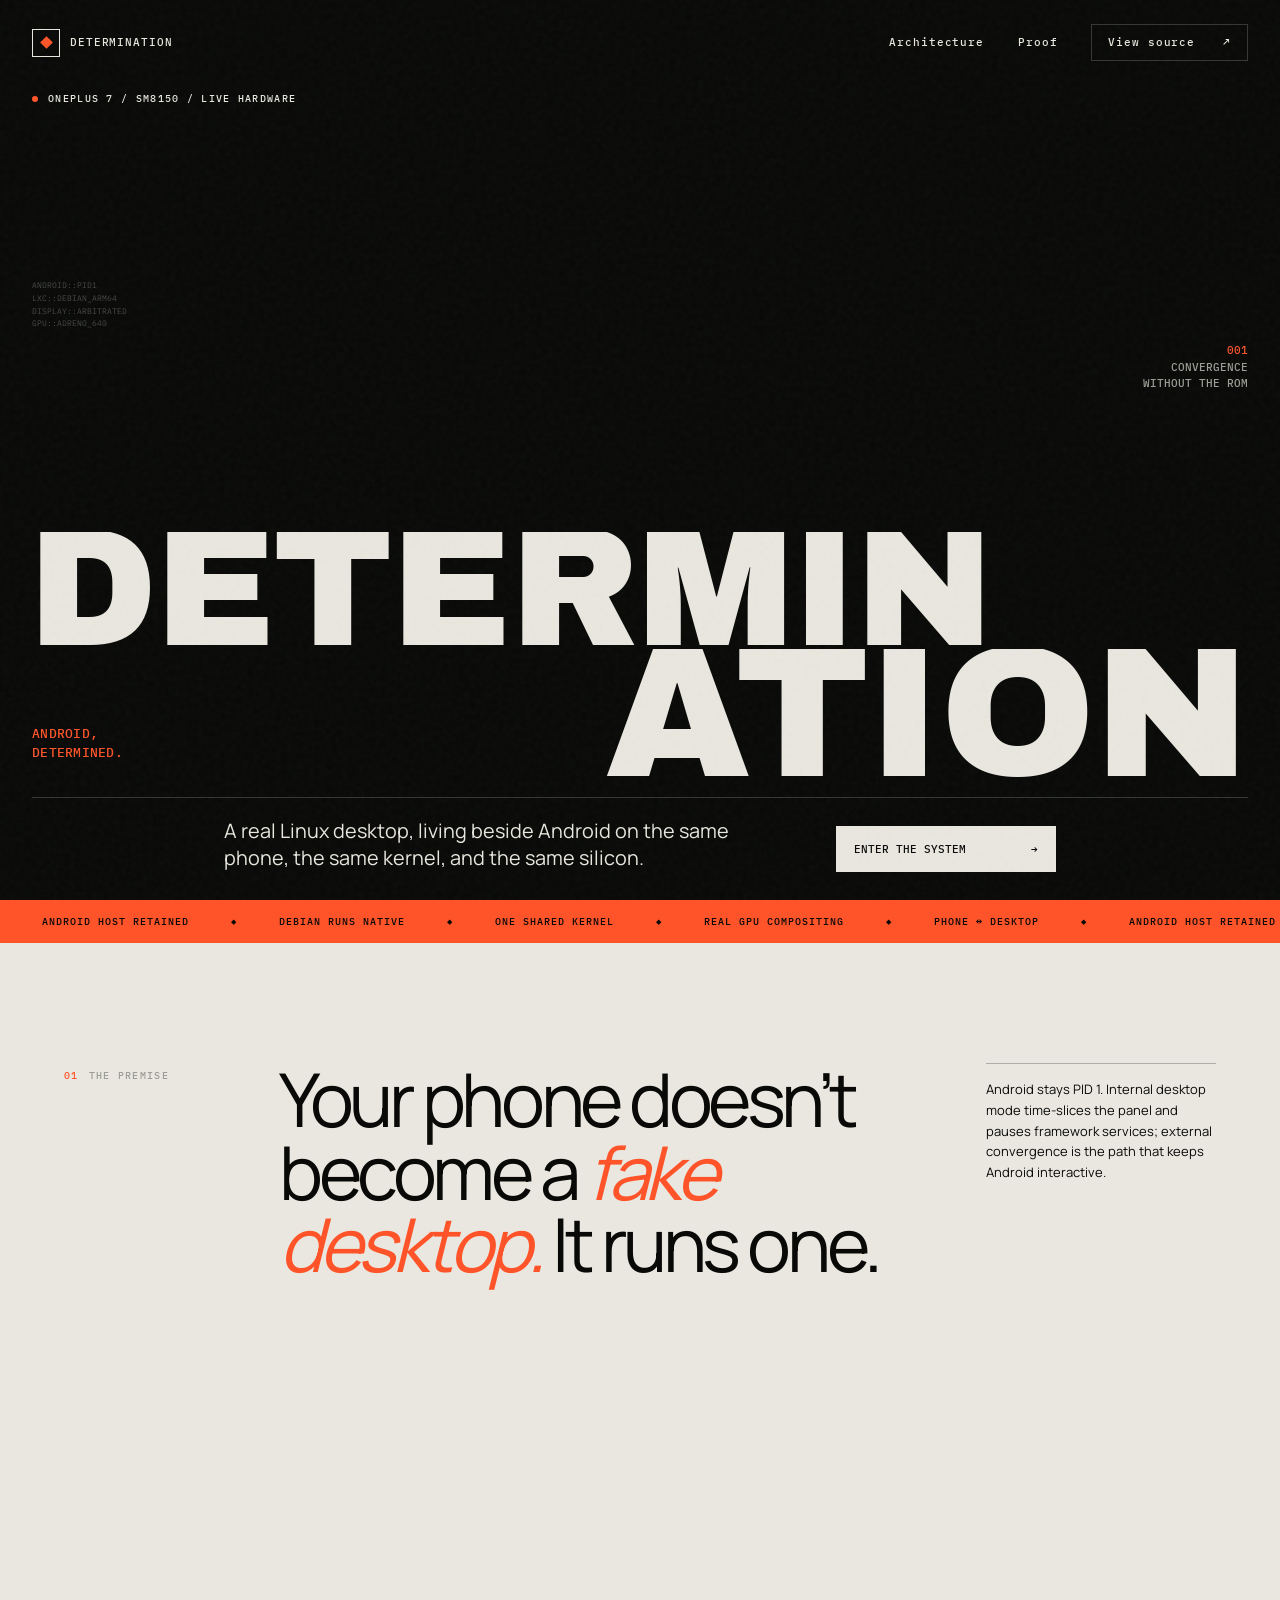
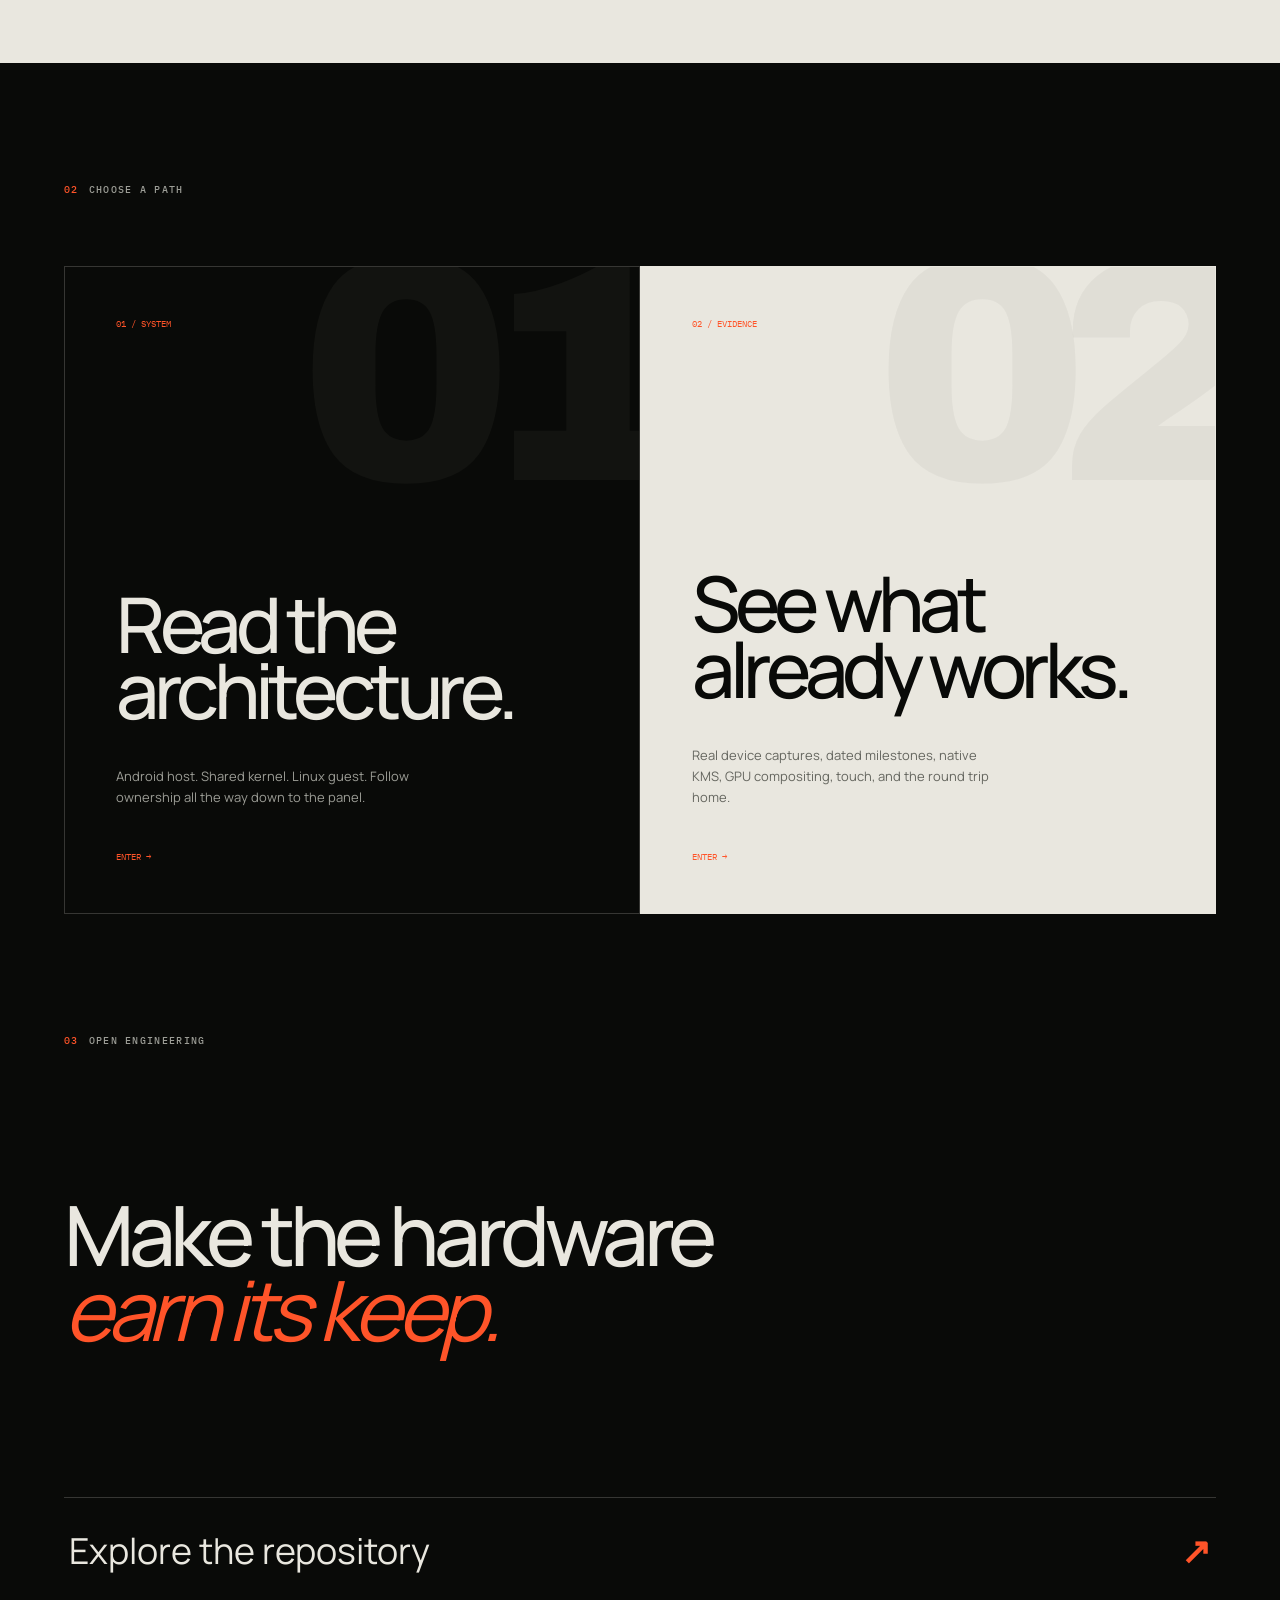
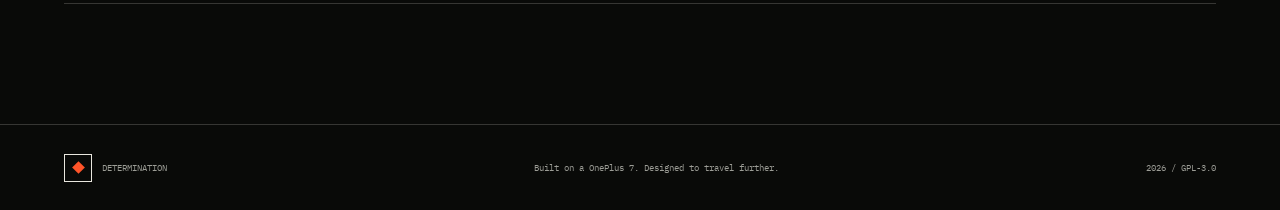
<file: website/index.html>
<!doctype html>
<html lang="en">
<head>
  <meta charset="utf-8">
  <meta name="viewport" content="width=device-width,initial-scale=1">
  <meta name="description" content="Determination turns a OnePlus 7 into a real Linux convergence device without replacing Android.">
  <title>Determination : Android, determined.</title>
  <link rel="preconnect" href="https://fonts.googleapis.com">
  <link rel="preconnect" href="https://fonts.gstatic.com" crossorigin>
  <link href="https://fonts.googleapis.com/css2?family=Archivo+Black&family=IBM+Plex+Mono:wght@400;500&family=Manrope:wght@400;500;600&display=swap" rel="stylesheet">
  <link rel="stylesheet" href="styles.css">
</head>
<body>
  <div class="boot" aria-hidden="true">
    <div class="boot-top"><span>DETERMINATION</span><span>GUACAMOLEB / BOOT SEQUENCE</span></div>
    <div class="boot-word"><span>D</span><i>/</i></div>
    <div class="boot-bottom"><span class="boot-status">MOUNTING REALITY</span><b>000</b></div>
    <div class="boot-bar"><i></i></div>
  </div>
  <div class="noise" aria-hidden="true"></div>
  <div class="progress" aria-hidden="true"></div>

  <header class="nav enter" style="--delay:0ms">
    <a class="brand link" href="index.html" aria-label="Determination home"><span class="brand-mark"><i></i></span> DETERMINATION</a>
    <nav aria-label="Main navigation">
      <a class="link" href="architecture.html">Architecture</a>
      <a class="link" href="proof.html">Proof</a>
      <a class="repo-button pressure" href="https://github.com/kriscrossapplesauce2004/determination">View source <span>↗</span></a>
    </nav>
  </header>

  <main id="top">
    <section class="hero" aria-labelledby="hero-title">
      <div class="hero-code" aria-hidden="true">ANDROID::PID1<br>LXC::DEBIAN_ARM64<br>DISPLAY::ARBITRATED<br>GPU::ADRENO_640</div>
      <div class="hero-kicker enter" style="--delay:90ms"><span class="pulse"></span> ONEPLUS 7 / SM8150 / LIVE HARDWARE</div>
      <h1 id="hero-title" aria-label="Determination" class="poster">
        <span class="poster-line poster-line-one"><span>DETERMIN</span></span>
        <span class="poster-line poster-line-two"><span>ATION</span><i>Android,<br>determined.</i></span>
      </h1>
      <div class="hero-bottom enter" style="--delay:410ms">
        <p>A real Linux desktop, living beside Android on the same phone, the same kernel, and the same silicon.</p>
        <a class="hero-cta pressure" href="architecture.html">Enter the system <span>→</span></a>
      </div>
      <div class="hero-index enter" style="--delay:500ms">001<br><span>CONVERGENCE<br>WITHOUT THE ROM</span></div>
    </section>

    <div class="ticker" aria-label="Verified project capabilities">
      <div class="ticker-track">
        <span>ANDROID HOST RETAINED</span><i>◆</i><span>DEBIAN RUNS NATIVE</span><i>◆</i><span>ONE SHARED KERNEL</span><i>◆</i><span>REAL GPU COMPOSITING</span><i>◆</i><span>PHONE ↔ DESKTOP</span><i>◆</i>
        <span aria-hidden="true">ANDROID HOST RETAINED</span><i aria-hidden="true">◆</i><span aria-hidden="true">DEBIAN RUNS NATIVE</span><i aria-hidden="true">◆</i><span aria-hidden="true">ONE SHARED KERNEL</span><i aria-hidden="true">◆</i><span aria-hidden="true">REAL GPU COMPOSITING</span><i aria-hidden="true">◆</i><span aria-hidden="true">PHONE ↔ DESKTOP</span><i aria-hidden="true">◆</i>
      </div>
    </div>

    <section class="manifesto" data-reveal>
      <div class="section-label"><span>01</span> THE PREMISE</div>
      <p class="manifesto-copy">Your phone doesn’t become a <em>fake desktop.</em> It runs one.</p>
      <div class="manifesto-note">Android stays PID 1. Internal desktop mode time-slices the panel and pauses framework services; external convergence is the path that keeps Android interactive.</div>
    </section>

    <section class="paths" data-reveal>
      <div class="section-label"><span>02</span> CHOOSE A PATH</div>
      <a class="path-card" href="architecture.html"><span>01 / SYSTEM</span><h2>Read the<br>architecture.</h2><p>Android host. Shared kernel. Linux guest. Follow ownership all the way down to the panel.</p><b>ENTER →</b></a>
      <a class="path-card path-card-light" href="proof.html"><span>02 / EVIDENCE</span><h2>See what<br>already works.</h2><p>Real device captures, dated milestones, native KMS, GPU compositing, touch, and the round trip home.</p><b>ENTER →</b></a>
    </section>

    <section class="final-cta" data-reveal>
      <div class="section-label"><span>03</span> OPEN ENGINEERING</div>
      <h2>Make the hardware<br><i>earn its keep.</i></h2>
      <a class="big-link pressure" href="https://github.com/kriscrossapplesauce2004/determination"><span>Explore the repository</span><b>↗</b></a>
    </section>
  </main>

  <footer data-reveal>
    <a class="brand link" href="index.html"><span class="brand-mark"><i></i></span> DETERMINATION</a>
    <p>Built on a OnePlus 7. Designed to travel further.</p>
    <span>2026 / GPL-3.0</span>
  </footer>
  <script src="script.js"></script>
</body>
</html>
</file>
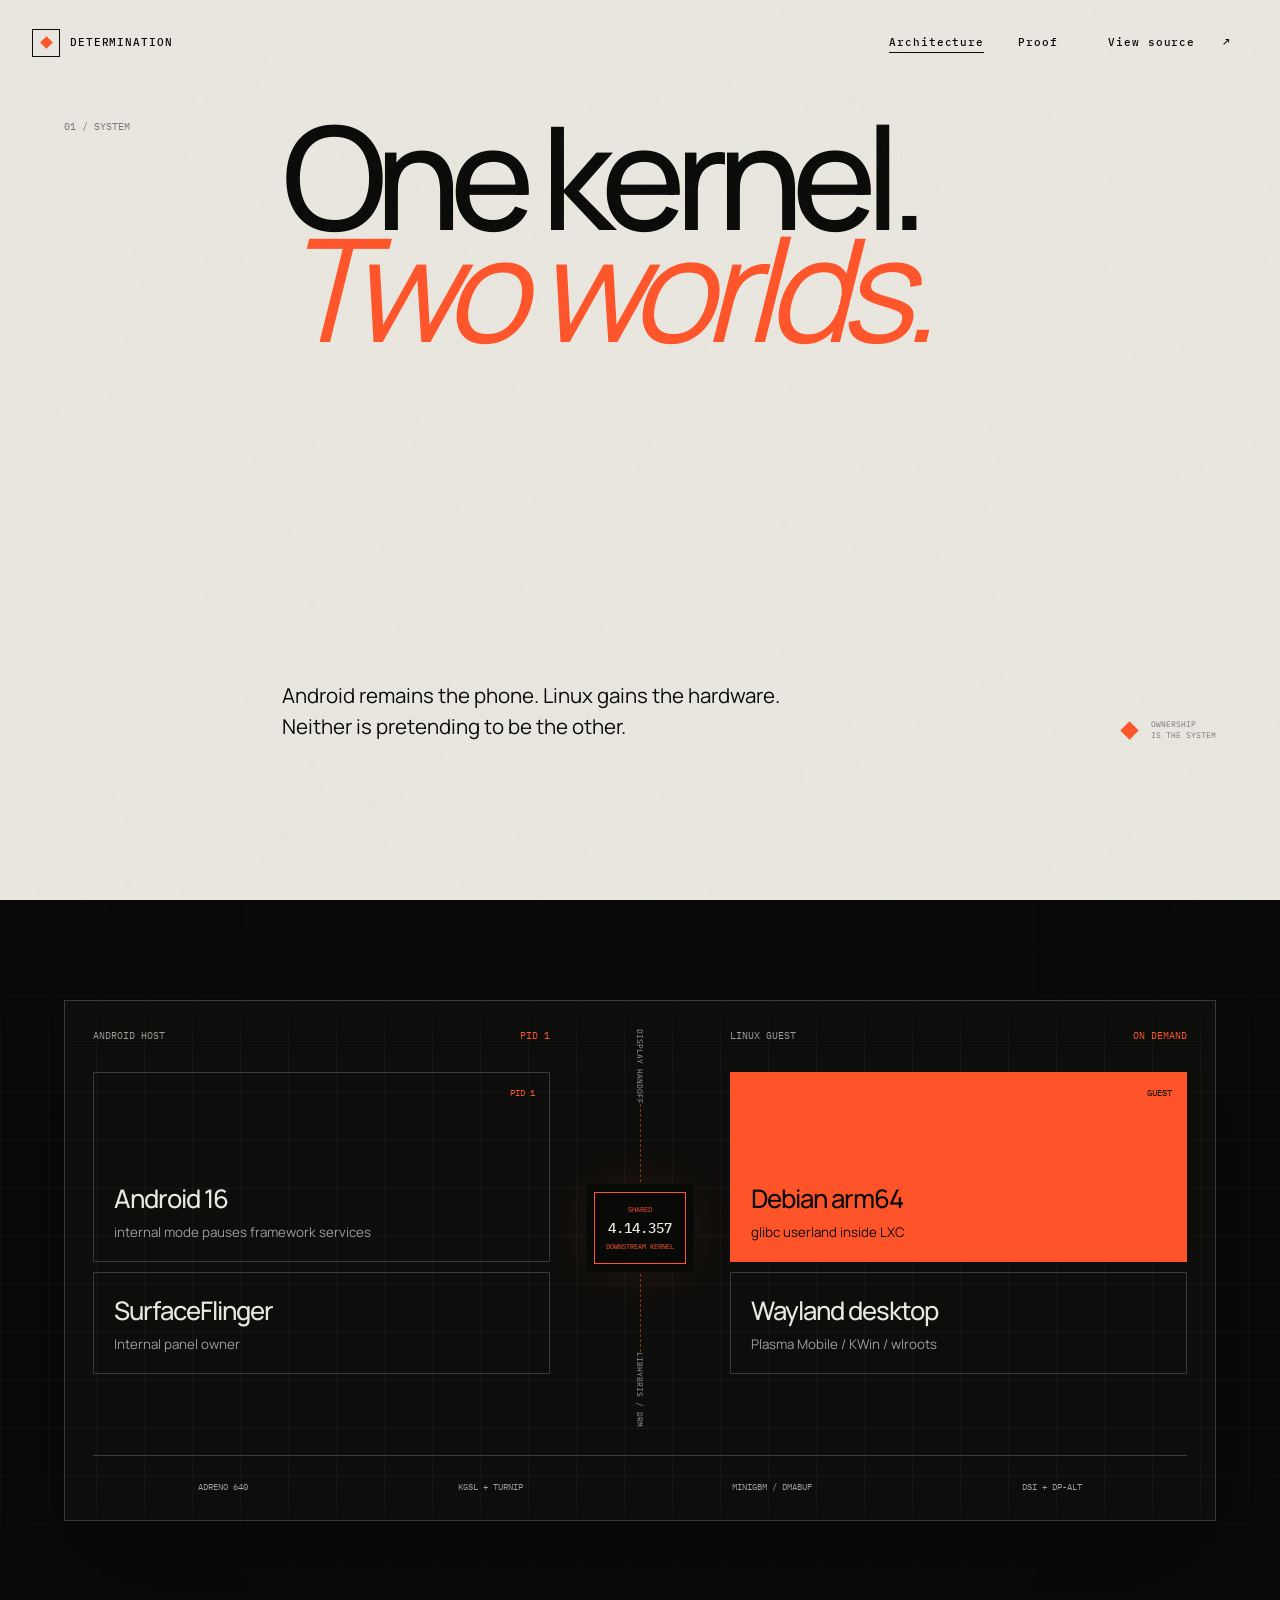
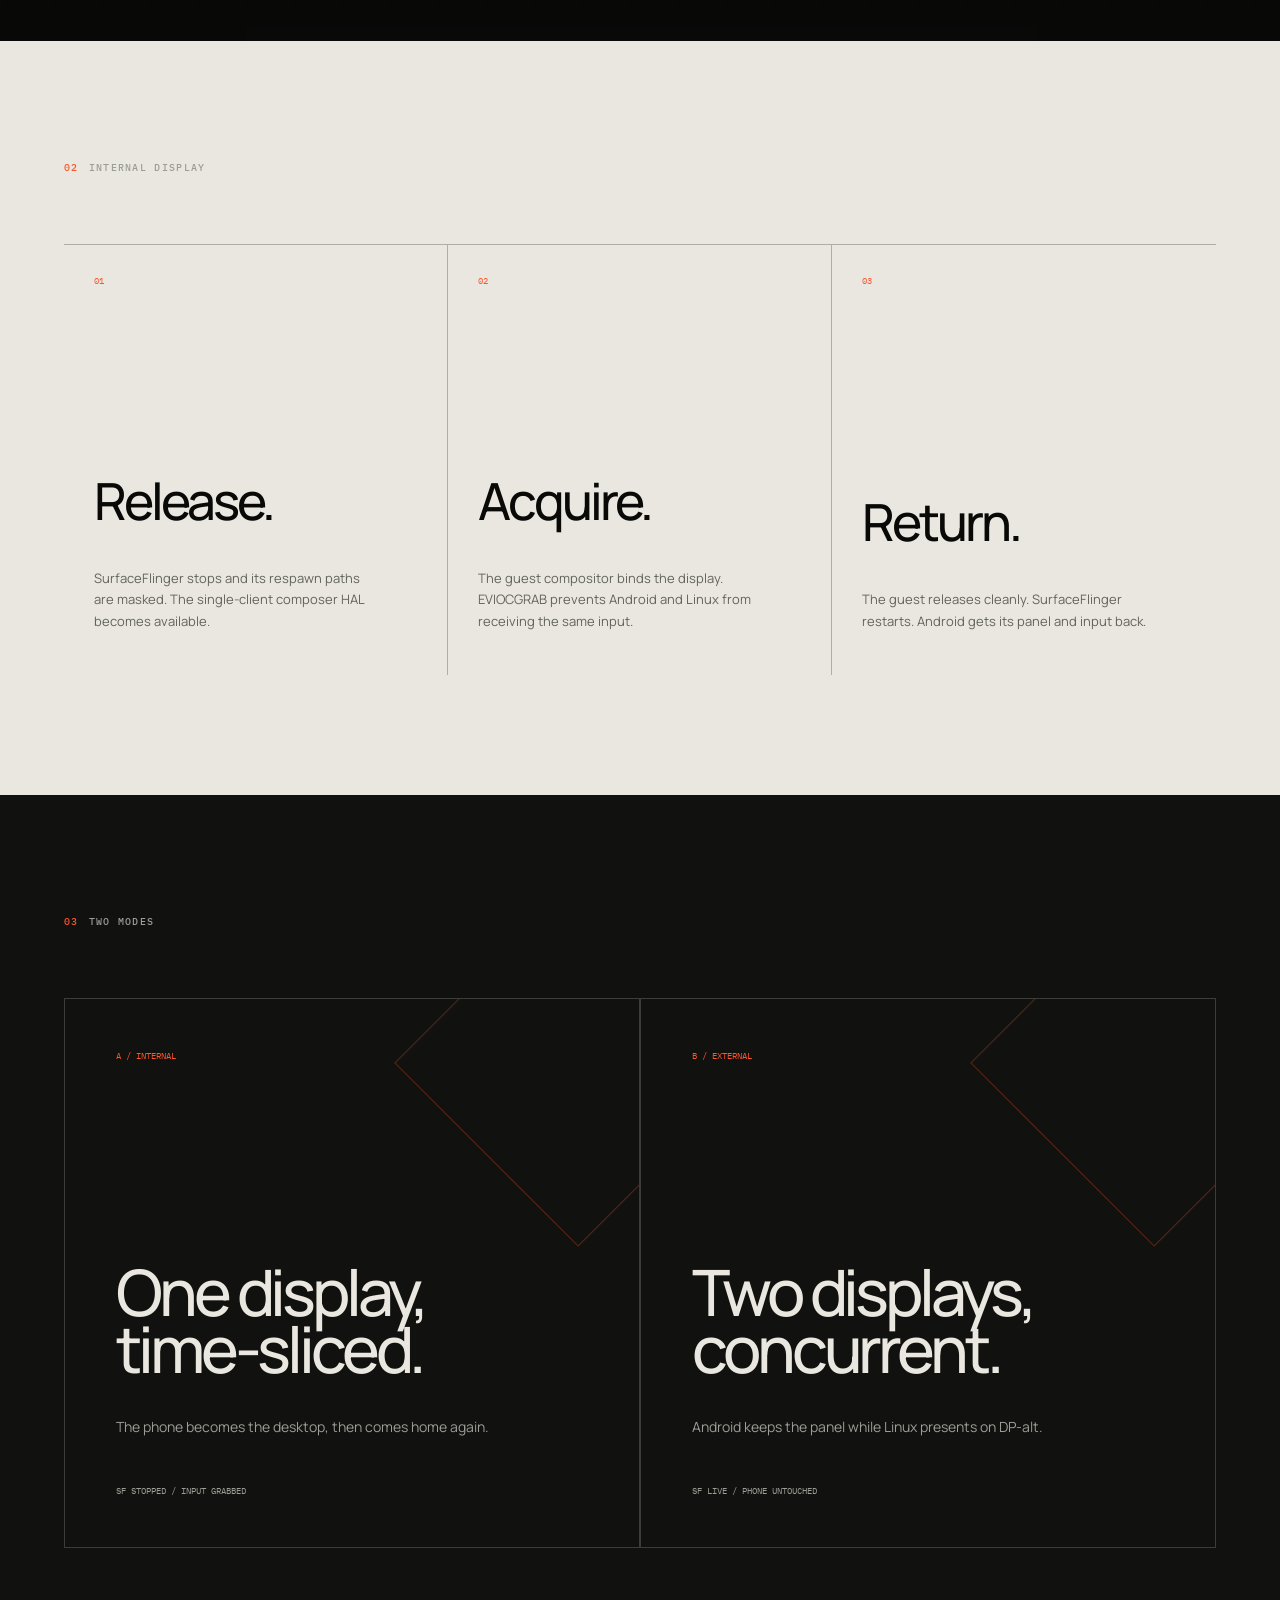
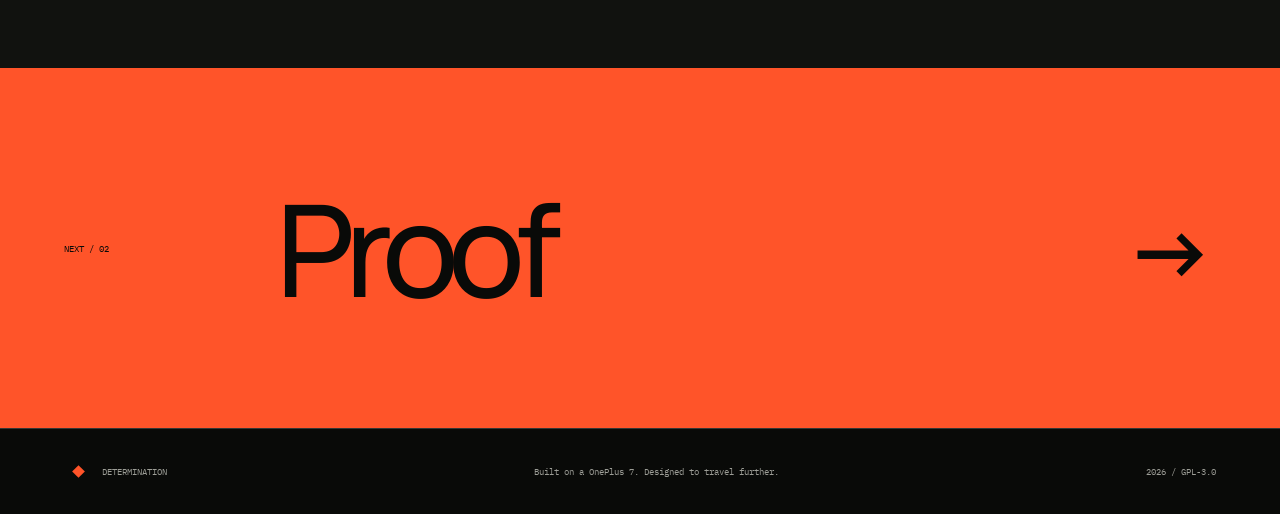
<file: website/architecture.html>
<!doctype html>
<html lang="en">
<head>
  <meta charset="utf-8"><meta name="viewport" content="width=device-width,initial-scale=1">
  <meta name="description" content="The Determination Android and Linux convergence architecture.">
  <title>Architecture : Determination</title>
  <link rel="preconnect" href="https://fonts.googleapis.com"><link rel="preconnect" href="https://fonts.gstatic.com" crossorigin>
  <link href="https://fonts.googleapis.com/css2?family=Archivo+Black&family=IBM+Plex+Mono:wght@400;500&family=Manrope:wght@400;500;600&display=swap" rel="stylesheet">
  <link rel="stylesheet" href="styles.css">
</head>
<body class="inner-page">
  <div class="noise" aria-hidden="true"></div><div class="progress" aria-hidden="true"></div>
  <header class="nav enter" style="--delay:0ms">
    <a class="brand link" href="index.html"><span class="brand-mark"><i></i></span> DETERMINATION</a>
    <nav aria-label="Main navigation"><a class="link active" href="architecture.html">Architecture</a><a class="link" href="proof.html">Proof</a><a class="repo-button pressure" href="https://github.com/kriscrossapplesauce2004/determination">View source <span>↗</span></a></nav>
  </header>
  <main>
    <section class="page-hero">
      <div class="page-number enter" style="--delay:80ms">01 / SYSTEM</div>
      <h1 class="enter" style="--delay:140ms">One kernel.<br><i>Two worlds.</i></h1>
      <p class="enter" style="--delay:260ms">Android remains the phone. Linux gains the hardware. Neither is pretending to be the other.</p>
      <div class="page-sigil enter" style="--delay:340ms"><i></i><span>OWNERSHIP<br>IS THE SYSTEM</span></div>
    </section>

    <section class="architecture architecture-page">
      <div class="system-map" data-reveal>
        <div class="map-column host"><div class="map-title">ANDROID HOST <span>PID 1</span></div><div class="node node-large" data-tilt><b>Android 16</b><small>internal mode pauses framework services</small><span class="node-status">PID 1</span></div><div class="node" data-tilt><b>SurfaceFlinger</b><small>Internal panel owner</small></div></div>
        <div class="bridge" aria-label="Shared kernel and hardware bridge"><span class="packet p1"></span><span class="packet p2"></span><div class="bridge-label">DISPLAY HANDOFF</div><div class="bridge-line"></div><div class="kernel-chip"><small>SHARED</small><b>4.14.357</b><span>DOWNSTREAM KERNEL</span></div><div class="bridge-line"></div><div class="bridge-label">LIBHYBRIS / DRM</div></div>
        <div class="map-column guest"><div class="map-title">LINUX GUEST <span>ON DEMAND</span></div><div class="node node-large accent-node" data-tilt><b>Debian arm64</b><small>glibc userland inside LXC</small><span class="node-status">GUEST</span></div><div class="node" data-tilt><b>Wayland desktop</b><small>Plasma Mobile / KWin / wlroots</small></div></div>
        <div class="hardware-rail"><span>ADRENO 640</span><span>KGSL + TURNIP</span><span>MINIGBM / DMABUF</span><span>DSI + DP-ALT</span></div>
      </div>
    </section>

    <section class="ownership" data-reveal>
      <div class="section-label"><span>02</span> INTERNAL DISPLAY</div>
      <div class="ownership-grid">
        <article><b>01</b><h2>Release.</h2><p>SurfaceFlinger stops and its respawn paths are masked. The single-client composer HAL becomes available.</p></article>
        <article><b>02</b><h2>Acquire.</h2><p>The guest compositor binds the display. EVIOCGRAB prevents Android and Linux from receiving the same input.</p></article>
        <article><b>03</b><h2>Return.</h2><p>The guest releases cleanly. SurfaceFlinger restarts. Android gets its panel and input back.</p></article>
      </div>
    </section>

    <section class="mode-compare" data-reveal>
      <div class="section-label"><span>03</span> TWO MODES</div>
      <article><small>A / INTERNAL</small><h2>One display,<br>time-sliced.</h2><p>The phone becomes the desktop, then comes home again.</p><span>SF STOPPED / INPUT GRABBED</span></article>
      <article><small>B / EXTERNAL</small><h2>Two displays,<br>concurrent.</h2><p>Android keeps the panel while Linux presents on DP-alt.</p><span>SF LIVE / PHONE UNTOUCHED</span></article>
    </section>

    <a class="next-page" href="proof.html" data-reveal><small>NEXT / 02</small><span>Proof</span><b>→</b></a>
  </main>
  <footer data-reveal><a class="brand link" href="index.html"><span class="brand-mark"><i></i></span> DETERMINATION</a><p>Built on a OnePlus 7. Designed to travel further.</p><span>2026 / GPL-3.0</span></footer>
  <script src="script.js"></script>
</body>
</html>
</file>
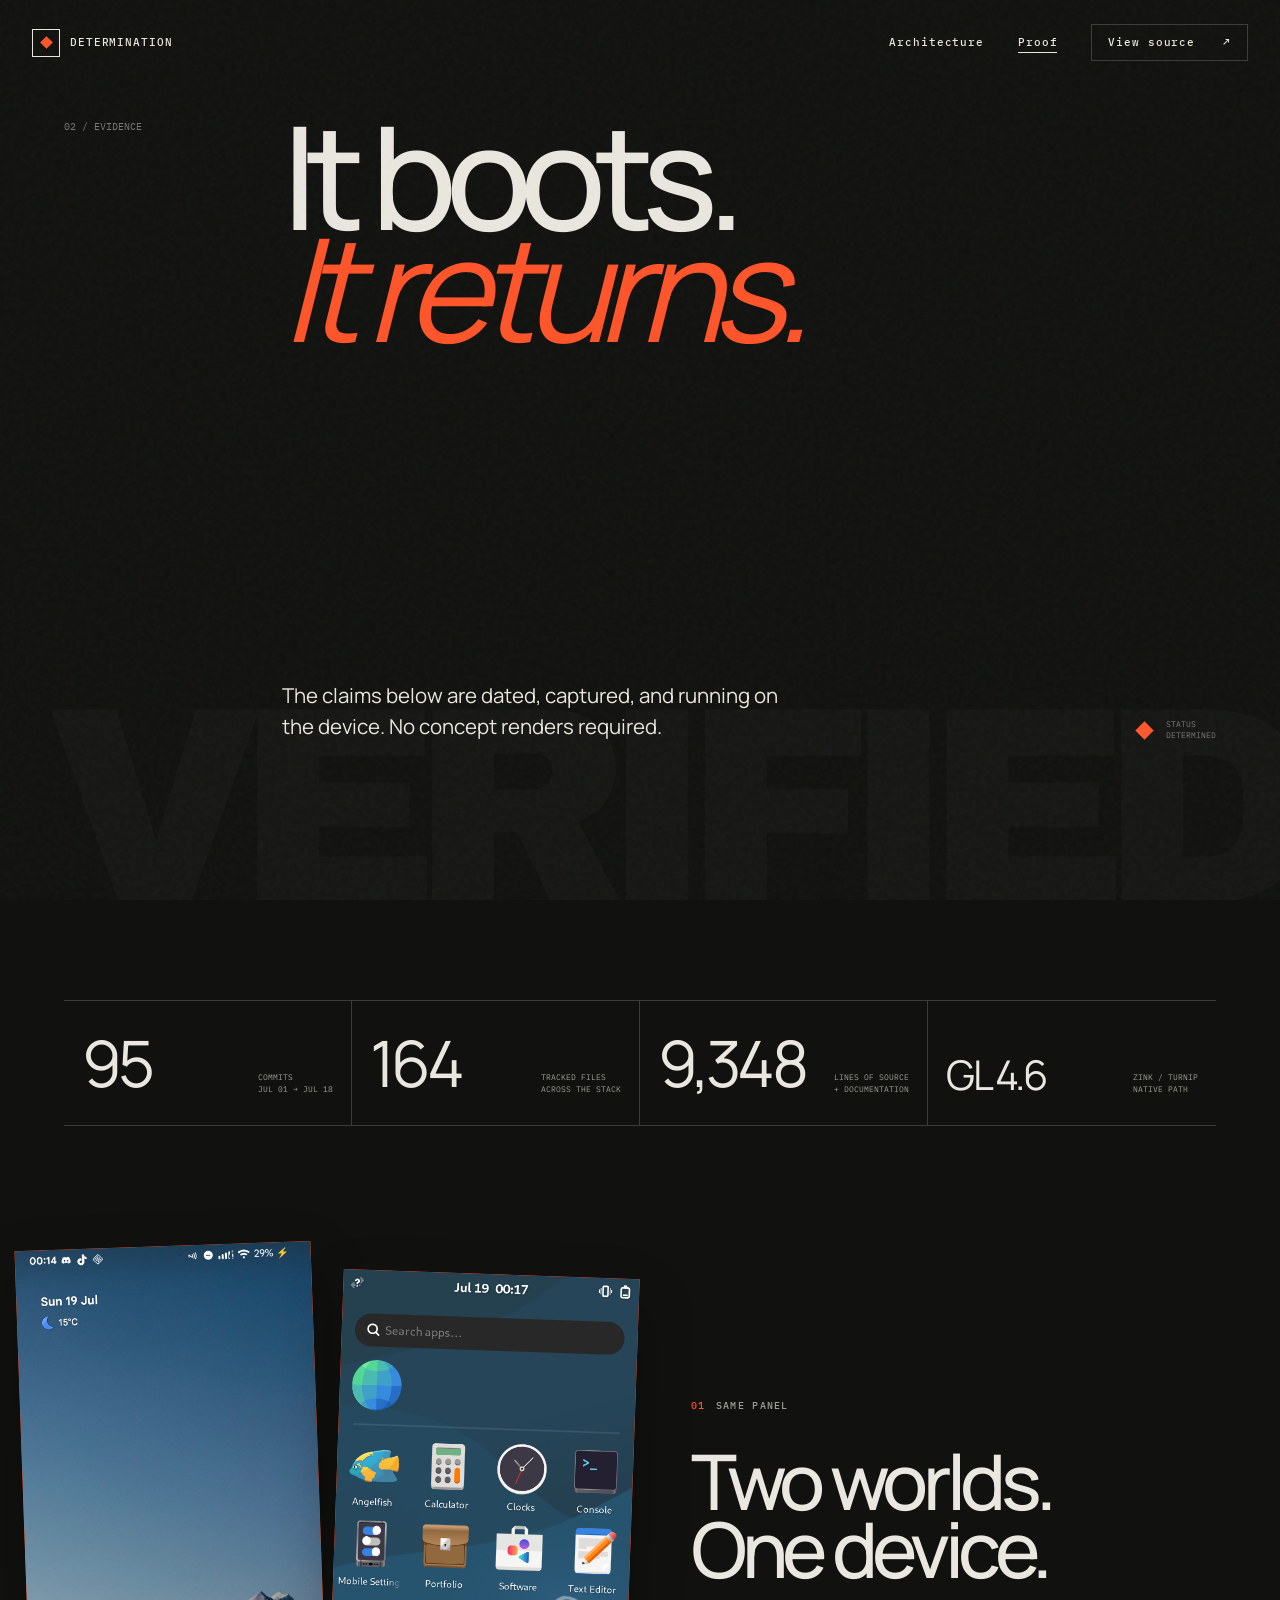
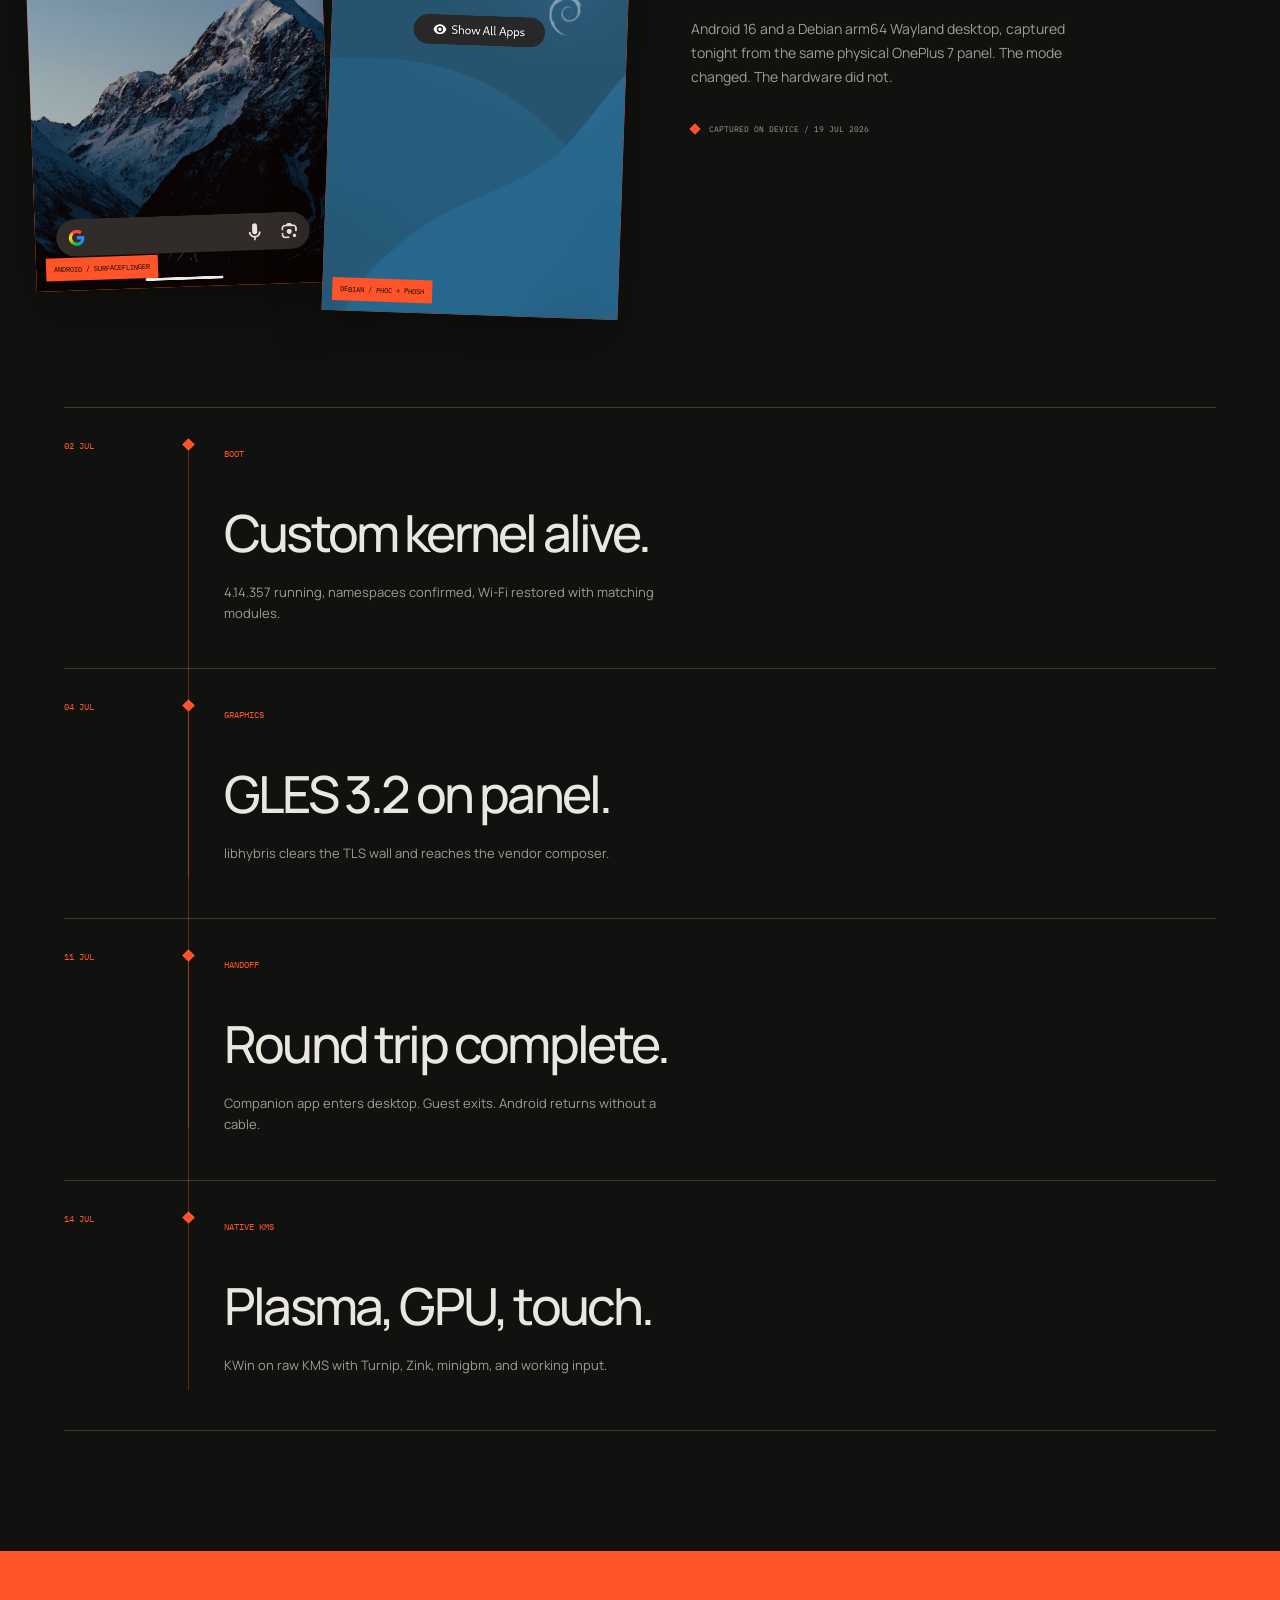
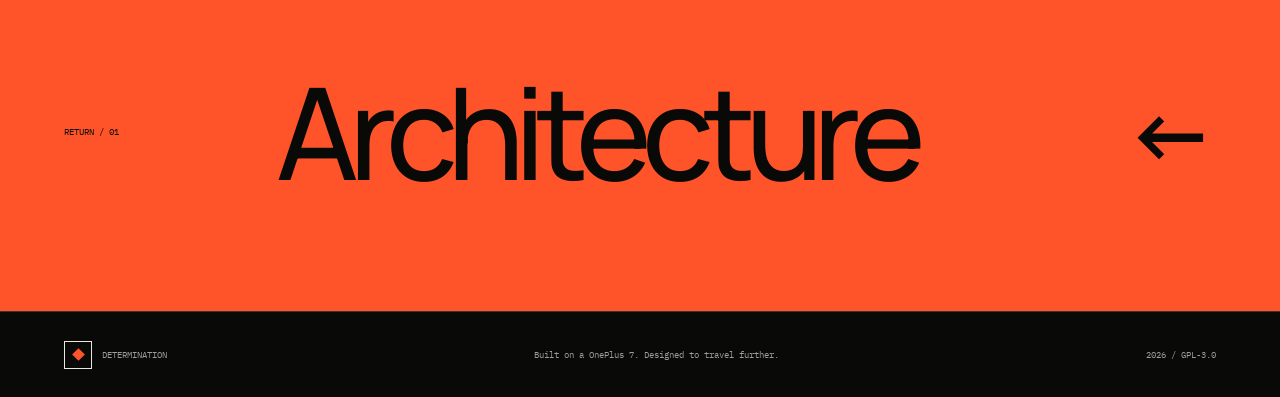
<file: website/proof.html>
<!doctype html>
<html lang="en">
<head>
  <meta charset="utf-8"><meta name="viewport" content="width=device-width,initial-scale=1">
  <meta name="description" content="Verified Determination hardware milestones and repository statistics.">
  <title>Proof : Determination</title>
  <link rel="preconnect" href="https://fonts.googleapis.com"><link rel="preconnect" href="https://fonts.gstatic.com" crossorigin>
  <link href="https://fonts.googleapis.com/css2?family=Archivo+Black&family=IBM+Plex+Mono:wght@400;500&family=Manrope:wght@400;500;600&display=swap" rel="stylesheet">
  <link rel="stylesheet" href="styles.css">
</head>
<body class="inner-page proof-page">
  <div class="noise" aria-hidden="true"></div><div class="progress" aria-hidden="true"></div>
  <header class="nav enter" style="--delay:0ms">
    <a class="brand link" href="index.html"><span class="brand-mark"><i></i></span> DETERMINATION</a>
    <nav aria-label="Main navigation"><a class="link" href="architecture.html">Architecture</a><a class="link active" href="proof.html">Proof</a><a class="repo-button pressure" href="https://github.com/kriscrossapplesauce2004/determination">View source <span>↗</span></a></nav>
  </header>
  <main>
    <section class="page-hero proof-hero">
      <div class="page-number enter" style="--delay:80ms">02 / EVIDENCE</div>
      <h1 class="enter" style="--delay:140ms">It boots.<br><i>It returns.</i></h1>
      <p class="enter" style="--delay:260ms">The claims below are dated, captured, and running on the device. No concept renders required.</p>
      <div class="page-sigil enter" style="--delay:340ms"><i></i><span>STATUS<br>DETERMINED</span></div>
    </section>

    <section class="proof proof-content">
      <div class="stats" data-reveal-stagger>
        <article><span class="stat" data-target="95">0</span><small>COMMITS<br>JUL 01 → JUL 18</small></article><article><span class="stat" data-target="164">0</span><small>TRACKED FILES<br>ACROSS THE STACK</small></article><article><span class="stat" data-target="9348">0</span><small>LINES OF SOURCE<br>+ DOCUMENTATION</small></article><article><span class="stat stat-text">GL 4.6</span><small>ZINK / TURNIP<br>NATIVE PATH</small></article>
      </div>
      <div class="device-proof" data-reveal>
        <div class="capture-pair">
          <figure class="capture"><img src="device-shots/android-home-clean.png" alt="Android 16 home screen running on the OnePlus 7"><figcaption>ANDROID / SURFACEFLINGER</figcaption></figure>
          <figure class="capture capture-desktop"><img src="device-shots/determination-desktop.png" alt="Phosh desktop application grid running in the Determination Linux guest on the same OnePlus 7"><figcaption>DEBIAN / PHOC + PHOSH</figcaption></figure>
        </div>
        <div><div class="section-label"><span>01</span> SAME PANEL</div><h2>Two worlds.<br>One device.</h2><p>Android 16 and a Debian arm64 Wayland desktop, captured tonight from the same physical OnePlus 7 panel. The mode changed. The hardware did not.</p><span class="live-stamp"><i></i> CAPTURED ON DEVICE / 19 JUL 2026</span></div>
      </div>
      <div class="timeline" data-reveal-stagger>
        <article><time>02 JUL</time><span></span><div><small>BOOT</small><h3>Custom kernel alive.</h3><p>4.14.357 running, namespaces confirmed, Wi-Fi restored with matching modules.</p></div></article>
        <article><time>04 JUL</time><span></span><div><small>GRAPHICS</small><h3>GLES 3.2 on panel.</h3><p>libhybris clears the TLS wall and reaches the vendor composer.</p></div></article>
        <article><time>11 JUL</time><span></span><div><small>HANDOFF</small><h3>Round trip complete.</h3><p>Companion app enters desktop. Guest exits. Android returns without a cable.</p></div></article>
        <article><time>14 JUL</time><span></span><div><small>NATIVE KMS</small><h3>Plasma, GPU, touch.</h3><p>KWin on raw KMS with Turnip, Zink, minigbm, and working input.</p></div></article>
      </div>
    </section>
    <a class="next-page" href="architecture.html" data-reveal><small>RETURN / 01</small><span>Architecture</span><b>←</b></a>
  </main>
  <footer data-reveal><a class="brand link" href="index.html"><span class="brand-mark"><i></i></span> DETERMINATION</a><p>Built on a OnePlus 7. Designed to travel further.</p><span>2026 / GPL-3.0</span></footer>
  <script src="script.js"></script>
</body>
</html>
</file>
<file: website/styles.css>
:root{--ink:#090a08;--paper:#e9e7df;--muted:#9c9d96;--line:rgba(233,231,223,.2);--orange:#ff5429;--spring:linear(0,.009,.035 2.1%,.141 4.4%,.723 12.9%,.938 16.7%,1.017 19.4%,1.067 22.5%,1.089 26%,1.079 30.3%,1.049 36%,1.024 42.6%,1.011 50.3%,1.004 59.2%,1.001 69.3%,1);--snap:cubic-bezier(.22,1,.36,1);--dramatic:cubic-bezier(.77,0,.175,1)}
*{box-sizing:border-box}html{scroll-behavior:smooth;background:var(--ink)}body{margin:0;background:var(--ink);color:var(--paper);font-family:Manrope,sans-serif;overflow-x:hidden}a{color:inherit;text-decoration:none}::selection{background:var(--orange);color:var(--ink)}
.boot{position:fixed;z-index:2000;inset:0;background:var(--orange);color:var(--ink);padding:28px 32px;display:flex;flex-direction:column;justify-content:space-between;clip-path:inset(0);transition:clip-path .72s var(--dramatic);pointer-events:none}.boot.done{clip-path:inset(0 0 100% 0)}.boot-top,.boot-bottom{display:flex;justify-content:space-between;font:500 10px IBM Plex Mono,monospace;letter-spacing:.12em}.boot-word{font-family:Archivo Black,sans-serif;font-size:clamp(12rem,40vw,40rem);line-height:.6;letter-spacing:-.12em;align-self:center}.boot-word i{font:400 .2em IBM Plex Mono}.boot-bottom b{font-size:clamp(2rem,6vw,6rem);line-height:.6}.boot-bar{position:absolute;bottom:0;left:0;width:100%;height:5px;background:rgba(0,0,0,.15)}.boot-bar i{display:block;width:100%;height:100%;background:var(--ink);transform:scaleX(0);transform-origin:left}.is-booting{overflow:hidden}
.noise{position:fixed;inset:0;z-index:1000;opacity:.035;pointer-events:none;background-image:url("data:image/svg+xml,%3Csvg viewBox='0 0 180 180' xmlns='http://www.w3.org/2000/svg'%3E%3Cfilter id='n'%3E%3CfeTurbulence type='fractalNoise' baseFrequency='.9' numOctaves='4' stitchTiles='stitchTiles'/%3E%3C/filter%3E%3Crect width='100%25' height='100%25' filter='url(%23n)'/%3E%3C/svg%3E")}.progress{position:fixed;z-index:1200;left:0;top:0;width:100%;height:2px;background:var(--orange);transform-origin:left;transform:scaleX(0)}
.nav{position:absolute;z-index:50;top:0;left:0;width:100%;display:flex;justify-content:space-between;align-items:center;padding:24px 32px;font:500 11px/1 IBM Plex Mono,monospace;letter-spacing:.08em}.brand{display:flex;align-items:center;gap:10px}.brand-mark{display:grid;place-items:center;width:28px;height:28px;border:1px solid var(--paper);font-size:10px}.nav nav{display:flex;align-items:center;gap:34px}.link{position:relative}.link:after{content:"";position:absolute;left:0;bottom:-5px;width:100%;height:1px;background:currentColor;transform:scaleX(0);transform-origin:right;transition:transform .4s var(--snap)}.link:hover:after{transform:scaleX(1);transform-origin:left}.repo-button{padding:12px 16px;border:1px solid var(--line);display:flex;gap:28px;align-items:center}
.hero{position:relative;isolation:isolate;min-height:100dvh;padding:92px 32px 28px;display:flex;flex-direction:column;justify-content:space-between;overflow:hidden;background:#090a08}.hero-kicker,.section-label{font:500 10px/1.3 IBM Plex Mono,monospace;letter-spacing:.13em;display:flex;align-items:center;gap:10px}.pulse{width:6px;height:6px;border-radius:50%;background:var(--orange);box-shadow:0 0 0 0 rgba(255,84,41,.5);animation:pulse 2s var(--snap) infinite}.poster{position:relative;z-index:2;margin:auto 0 2vh;font-family:Archivo Black,sans-serif;font-weight:400;letter-spacing:-.075em;line-height:.7;text-transform:uppercase}.poster-line{display:flex;overflow:hidden}.poster-line>span{display:block;animation:poster-in .75s var(--spring) both}.poster-line-one{font-size:clamp(4rem,13vw,13rem);margin-left:-.025em}.poster-line-two{font-size:clamp(4.4rem,14.6vw,15rem);align-items:flex-end;justify-content:flex-end}.poster-line-two>span{animation-delay:100ms}.poster i{font:500 clamp(.65rem,1.05vw,1rem)/1.4 IBM Plex Mono,monospace;letter-spacing:.02em;color:var(--orange);margin:0 auto 1.3em 0;text-transform:uppercase;order:-1}.hero-bottom{position:relative;z-index:3;border-top:1px solid var(--line);padding-top:20px;display:flex;justify-content:center;gap:8vw;align-items:flex-end}.hero-bottom p{margin:0;max-width:510px;font-size:clamp(1.05rem,1.55vw,1.5rem);line-height:1.35}.hero-cta{background:var(--paper);color:var(--ink);padding:16px 18px;min-width:220px;display:flex;justify-content:space-between;font:500 11px IBM Plex Mono,monospace;text-transform:uppercase}.hero-index{position:absolute;right:32px;top:38%;font:500 11px/1.5 IBM Plex Mono,monospace;text-align:right;color:var(--orange)}.hero-index span{color:var(--muted)}
.hero-code{position:absolute;z-index:1;left:32px;top:31%;font:8px/1.6 IBM Plex Mono;color:rgba(233,231,223,.28)}.ticker{position:relative;z-index:3;overflow:hidden;background:var(--orange);color:var(--ink);padding:15px 0;font:500 10px IBM Plex Mono;letter-spacing:.1em}.ticker-track{display:flex;width:max-content;align-items:center;animation:ticker 28s linear infinite}.ticker-track span{margin:0 42px}.ticker-track i{font-style:normal;font-size:7px}@keyframes ticker{to{transform:translateX(-50%)}}
.enter{opacity:0;animation:enter .65s var(--spring) var(--delay) forwards}@keyframes enter{from{opacity:0;transform:translateY(18px);filter:blur(6px)}to{opacity:1;transform:none;filter:none}}@keyframes poster-in{from{transform:translateY(110%);filter:blur(7px)}to{transform:none;filter:none}}@keyframes pulse{50%{box-shadow:0 0 0 7px rgba(255,84,41,0)}}@keyframes spin{to{transform:rotate(360deg)}}
section:not(.hero){position:relative;z-index:2;padding:120px 5vw}.section-label{color:var(--muted);margin-bottom:70px}.section-label span{color:var(--orange)}.manifesto{min-height:80vh;display:grid;grid-template-columns:1fr 4fr 1.4fr;gap:4vw;align-items:start;background:var(--paper);color:var(--ink)}.manifesto .section-label{margin:6px 0}.manifesto-copy{font-size:clamp(2.6rem,5.8vw,7rem);line-height:.98;letter-spacing:-.06em;margin:0;max-width:15ch}.manifesto-copy em,.section-head h2 i,.final-cta h2 i{font-weight:400;color:var(--orange)}.manifesto-note{font-size:13px;line-height:1.6;border-top:1px solid rgba(0,0,0,.25);padding-top:15px}
.architecture{background:var(--ink)}.section-head{display:grid;grid-template-columns:1fr 2fr 1fr;gap:4vw;align-items:end;margin-bottom:80px}.section-head .section-label{margin:0;align-self:start}.section-head h2,.final-cta h2{font-size:clamp(3rem,6.5vw,7rem);line-height:.9;letter-spacing:-.065em;margin:0;font-weight:500}.section-head p{color:var(--muted);font-size:14px;line-height:1.6;margin:0}.system-map{display:grid;grid-template-columns:1fr 180px 1fr;border:1px solid var(--line);padding:28px;background:rgba(255,255,255,.015)}.map-column{display:flex;flex-direction:column;gap:10px}.map-title{display:flex;justify-content:space-between;color:var(--muted);font:10px IBM Plex Mono,monospace;margin-bottom:20px}.map-title span{color:var(--orange)}.node{position:relative;border:1px solid var(--line);padding:20px;min-height:100px;display:flex;flex-direction:column;justify-content:flex-end;transition:transform .4s var(--snap),border-color .4s var(--snap),background-color .4s var(--snap);transform-style:preserve-3d}.node:hover{border-color:var(--orange);background:rgba(255,84,41,.035)}.node-large{min-height:190px}.node b{font-size:clamp(1.2rem,2vw,2rem);font-weight:500;letter-spacing:-.04em}.node small{color:var(--muted);margin-top:7px}.node-status{position:absolute;right:14px;top:14px;font:9px IBM Plex Mono;color:var(--orange)}.accent-node{background:var(--orange);color:var(--ink);border-color:var(--orange)}.accent-node small,.accent-node .node-status{color:var(--ink)}.bridge{display:flex;align-items:center;flex-direction:column;justify-content:center;position:relative}.bridge-line{height:88px;border-left:1px dashed rgba(255,84,41,.5)}.bridge-label{font:8px IBM Plex Mono;color:var(--muted);writing-mode:vertical-rl}.kernel-chip{text-align:center;border:1px solid var(--orange);padding:12px 8px;background:var(--ink);z-index:2}.kernel-chip small,.kernel-chip span{display:block;color:var(--orange);font:7px IBM Plex Mono}.kernel-chip b{display:block;font:500 14px IBM Plex Mono;margin:5px}.packet{position:absolute;width:5px;height:18px;background:var(--orange);left:calc(50% - 2px);animation:packet 2.4s cubic-bezier(.65,0,.35,1) infinite}.p2{animation-delay:1.2s}@keyframes packet{from{transform:translateY(-130px);opacity:0}20%,80%{opacity:1}to{transform:translateY(130px);opacity:0}}.hardware-rail{grid-column:1/-1;display:flex;justify-content:space-around;border-top:1px solid var(--line);margin-top:28px;padding-top:25px;font:9px IBM Plex Mono;color:var(--muted)}
.proof{background:#11120f}.stats{display:grid;grid-template-columns:repeat(4,1fr);border-top:1px solid var(--line);border-bottom:1px solid var(--line)}.stats article{padding:30px 18px;border-right:1px solid var(--line);display:flex;align-items:flex-end;justify-content:space-between;gap:10px}.stats article:last-child{border:0}.stat{font-size:clamp(2.4rem,5vw,5.4rem);line-height:1;letter-spacing:-.06em}.stat-text{font-size:clamp(1.6rem,3.2vw,3.5rem)}.stats small{font:8px/1.5 IBM Plex Mono;color:var(--muted)}.evidence{display:grid;grid-template-columns:repeat(3,1fr);margin-top:65px}.evidence-card{position:relative;min-height:430px;padding:25px;border:1px solid var(--line);display:flex;flex-direction:column;transition:transform .45s var(--snap),background-color .45s var(--snap)}.evidence-card:hover{transform:translateY(-7px);background:#171814}.evidence-card>span,.evidence-card>b{font:9px IBM Plex Mono;color:var(--muted)}.evidence-card h3{font-size:clamp(1.6rem,2.5vw,2.7rem);line-height:1;letter-spacing:-.05em;font-weight:500;margin:auto 0 20px}.evidence-card p{font-size:13px;line-height:1.55;color:var(--muted);max-width:35ch}.evidence-card b{color:var(--orange);margin-top:25px}.evidence-card.featured{background:var(--orange);color:var(--ink);transform:translateY(-20px);border-color:var(--orange)}.evidence-card.featured p,.evidence-card.featured>span,.evidence-card.featured b{color:var(--ink)}.evidence-card.featured:hover{transform:translateY(-27px)}
.evidence-card.featured{overflow:hidden}.evidence-card.featured img{position:absolute;inset:0;width:100%;height:100%;object-fit:cover;opacity:.2;filter:grayscale(1) contrast(1.3);mix-blend-mode:multiply;transition:transform .8s var(--snap),opacity .5s var(--snap)}.evidence-card.featured:hover img{transform:scale(1.045);opacity:.32}.evidence-card.featured>*:not(img){position:relative;z-index:1}
.modes{background:var(--paper);color:var(--ink)}.handoff{display:grid;grid-template-columns:.85fr 1.15fr;min-height:720px;border-top:1px solid rgba(0,0,0,.25)}.handoff-copy{padding:70px 6vw 50px 0;display:flex;flex-direction:column;align-items:flex-start}.handoff-copy>small{font:9px IBM Plex Mono;color:#777}.handoff-copy h2{font-size:clamp(3.5rem,7vw,8rem);line-height:.78;letter-spacing:-.075em;font-weight:500;margin:45px 0}.handoff-copy h2 i{color:var(--orange);font-weight:400}.handoff-copy>p{font-size:14px;line-height:1.7;max-width:48ch}.handoff-button{margin-top:35px;width:min(100%,390px);border:0;background:var(--ink);color:var(--paper);padding:20px;display:flex;justify-content:space-between;font:500 11px IBM Plex Mono;cursor:pointer}.handoff-button b{color:var(--orange)}.handoff-log{width:min(100%,390px);margin-top:auto;border-top:1px solid rgba(0,0,0,.2);padding-top:18px;display:grid;gap:9px}.handoff-log span{font:8px IBM Plex Mono;color:#999;display:flex;align-items:center;gap:9px;transition:color .3s var(--snap),transform .4s var(--spring)}.handoff-log i{width:5px;height:5px;background:#bbb;border-radius:50%;transition:background-color .3s var(--snap),box-shadow .3s var(--snap)}.handoff-log span.active{color:var(--ink);transform:translateX(5px)}.handoff-log span.active i{background:var(--orange);box-shadow:0 0 0 5px rgba(255,84,41,.15)}.device-stage{position:relative;display:grid;place-items:center;overflow:hidden;background:#cfcdc4}.device-stage:before{content:"MODE / 01";position:absolute;right:-.15em;bottom:-.18em;font:400 clamp(7rem,15vw,17rem)/.8 Archivo Black;color:rgba(0,0,0,.055);letter-spacing:-.1em}.device-halo{position:absolute;width:55%;aspect-ratio:1;border:1px solid rgba(0,0,0,.15);border-radius:50%;animation:spin 18s linear infinite}.device-halo:before,.device-halo:after{content:"";position:absolute;inset:12%;border:1px dashed rgba(255,84,41,.65);border-radius:50%}.device-halo:after{inset:34%;background:var(--orange);border:0}.phone{position:relative;z-index:2;width:min(310px,55%);aspect-ratio:9/19.5;border:5px solid #10110f;border-radius:34px;background:#10110f;box-shadow:0 35px 70px rgba(0,0,0,.3);transform:rotate(-5deg);transition:transform .8s var(--spring),box-shadow .8s var(--spring)}.phone.desktop{transform:rotate(3deg) scale(1.04);box-shadow:0 45px 100px rgba(255,84,41,.3)}.phone-speaker{position:absolute;z-index:6;top:8px;left:calc(50% - 28px);width:56px;height:5px;border-radius:10px;background:#151614}.screen{position:absolute;inset:5px;border-radius:26px;overflow:hidden;transition:opacity .45s var(--snap),transform .7s var(--spring),filter .45s var(--snap)}.android-screen{background:radial-gradient(circle at 60% 75%,#ff7451 0 12%,transparent 36%),radial-gradient(circle at 30% 20%,#62645d,transparent 45%),#171814;color:white;padding:25px 17px}.android-status{display:flex;justify-content:space-between;font:7px IBM Plex Mono}.android-date{margin-top:30%;font:7px IBM Plex Mono;letter-spacing:.15em}.android-time{font-size:68px;line-height:.85;letter-spacing:-.08em}.android-time span{display:block;margin-left:25px}.android-pill{position:absolute;bottom:25px;left:0;width:100%;text-align:center;font:7px IBM Plex Mono;color:#bbb}.desktop-screen{opacity:0;transform:scale(.88);filter:blur(9px);background:#252620;color:white;padding:23px 8px 8px}.phone.desktop .android-screen{opacity:0;transform:scale(1.1);filter:blur(9px)}.phone.desktop .desktop-screen{opacity:1;transform:scale(1);filter:none}.desktop-panel{height:20px;margin:-10px -2px 7px;display:flex;justify-content:space-between;font:7px IBM Plex Mono}.desktop-window{position:absolute;border:1px solid rgba(255,255,255,.25);background:#11120f;box-shadow:0 10px 30px rgba(0,0,0,.25);padding:8px;font:6px IBM Plex Mono}.desktop-window b{display:block;color:var(--orange);margin-bottom:9px}.desktop-window pre{font:6px/1.6 IBM Plex Mono;margin:0}.window-one{left:12px;top:65px;width:72%;height:120px}.window-two{right:9px;top:155px;width:54%;height:115px}.window-two i{display:block;height:12px;margin:5px 0;background:var(--orange);transform-origin:left}.window-two i:nth-child(2){transform:scaleX(.7)}.window-two i:nth-child(3){transform:scaleX(.45)}.window-two i:nth-child(4){transform:scaleX(.85)}.desktop-dock{position:absolute;bottom:10px;left:16%;width:68%;padding:7px;background:rgba(0,0,0,.65);display:flex;justify-content:space-around;font-size:7px}.phone-flash{position:absolute;z-index:8;inset:5px;border-radius:26px;background:var(--orange);opacity:0;pointer-events:none}.phone.switching .phone-flash{animation:flash .65s var(--dramatic)}@keyframes flash{40%{opacity:1}to{opacity:0}}.device-caption{position:absolute;bottom:25px;left:25px;font:8px IBM Plex Mono;color:#777}.device-caption b{color:var(--orange)}.external-note{display:grid;grid-template-columns:1fr 2fr 1fr;gap:4vw;border-top:1px solid rgba(0,0,0,.25);border-bottom:1px solid rgba(0,0,0,.25);padding:28px 0;align-items:center}.external-note span,.external-note b{font:8px IBM Plex Mono;color:#777}.external-note p{font-size:13px;line-height:1.6}.external-note b{text-align:right;color:var(--orange)}
.final-cta{min-height:90vh;display:flex;flex-direction:column;justify-content:space-between}.final-cta .section-label{margin:0}.big-link{border-top:1px solid var(--line);border-bottom:1px solid var(--line);padding:28px 5px;display:flex;justify-content:space-between;align-items:center;font-size:clamp(1.4rem,2.8vw,3rem)}.big-link b{color:var(--orange)}footer{position:relative;z-index:2;padding:28px 5vw;border-top:1px solid var(--line);display:flex;justify-content:space-between;align-items:center;font:9px IBM Plex Mono;color:var(--muted)}
[data-reveal],[data-reveal-stagger]>*{opacity:0;transform:translateY(36px);filter:blur(6px);transition:opacity .7s var(--spring),transform .7s var(--spring),filter .7s var(--spring)}[data-reveal].visible,[data-reveal-stagger].visible>*{opacity:1;transform:none;filter:none}[data-reveal-stagger].visible>*:nth-child(2){transition-delay:80ms}[data-reveal-stagger].visible>*:nth-child(3){transition-delay:160ms}[data-reveal-stagger].visible>*:nth-child(4){transition-delay:240ms}.pressure{transition:transform .5s var(--spring),box-shadow .35s var(--snap)}.pressure:hover{transform:scale(.975);box-shadow:inset 0 2px 8px rgba(0,0,0,.18)}.pressure:active{transform:scale(.94)}a:focus-visible{outline:2px solid var(--orange);outline-offset:5px}
@media(max-width:800px){.boot{padding:20px}.nav{padding:18px}.nav nav>a:not(.repo-button){display:none}.repo-button{padding:10px}.hero{padding:82px 18px 18px}.hero-code,.hero-crosshair{display:none}.poster{line-height:.8}.poster-line-one{font-size:14vw}.poster-line-two{font-size:42vw}.poster i{display:none}.hero-bottom{justify-content:space-between;align-items:flex-start;flex-direction:column}.hero-bottom p{max-width:28ch}.hero-cta{width:100%}.hero-index{display:none}.orbit-a{width:70vw;height:70vw}.manifesto{grid-template-columns:1fr;min-height:auto}.manifesto-copy{font-size:14vw}.section-head{grid-template-columns:1fr}.section-head .section-label{margin-bottom:20px}.section-head p{max-width:40ch}.system-map{grid-template-columns:1fr;padding:16px}.bridge{height:220px}.bridge-label{writing-mode:initial}.bridge-line{height:45px}.hardware-rail{grid-column:1;display:grid;grid-template-columns:1fr 1fr;gap:15px}.stats{grid-template-columns:1fr 1fr}.stats article:nth-child(2){border-right:0}.stats article:nth-child(-n+2){border-bottom:1px solid var(--line)}.evidence{grid-template-columns:1fr;gap:10px}.evidence-card{min-height:350px}.evidence-card.featured{transform:none}.evidence-card.featured:hover{transform:translateY(-7px)}.handoff{grid-template-columns:1fr}.handoff-copy{padding:20px 0 60px}.handoff-copy h2{font-size:18vw}.handoff-log{margin-top:45px}.device-stage{min-height:650px}.phone{width:250px}.external-note{grid-template-columns:1fr}.external-note b{text-align:left}section:not(.hero){padding:90px 20px}.section-label{margin-bottom:45px}footer{gap:20px;align-items:flex-start;flex-direction:column}.cursor-glow{display:none}}
@media(prefers-reduced-motion:reduce){html{scroll-behavior:auto}*,*:before,*:after{animation-duration:.01ms!important;animation-iteration-count:1!important;transition-duration:.15s!important}.boot{display:none}.cursor-glow{display:none}[data-reveal],[data-reveal-stagger]>*{transform:none;filter:none}.poster-line>span{transform:none}.ticker-track{animation:none}.ticker{overflow:auto}.device-halo{animation:none}}
@media(max-width:800px){.poster{line-height:.76}.poster-line-one{font-size:15.7vw}.poster-line-two{font-size:18vw}.hero-code{display:none}}

/* Multi-page structure */
.brand-mark{position:relative}.brand-mark i,.page-sigil i{display:block;width:9px;height:9px;background:var(--orange);transform:rotate(45deg)}.nav .active:after{transform:scaleX(1)}
.paths{display:grid;grid-template-columns:1fr 1fr;padding-bottom:0!important}.paths>.section-label{grid-column:1/-1}.path-card{position:relative;min-height:72vh;padding:4vw;border:1px solid var(--line);display:flex;flex-direction:column;align-items:flex-start;transition:background-color .45s var(--snap),color .45s var(--snap)}.path-card>span,.path-card>b{font:9px IBM Plex Mono;color:var(--orange)}.path-card h2{font-size:clamp(2.8rem,6vw,7rem);line-height:.86;letter-spacing:-.07em;font-weight:500;margin:auto 0 30px}.path-card p{max-width:38ch;color:var(--muted);font-size:13px;line-height:1.6}.path-card b{margin-top:30px}.path-card:hover{background:#141511}.path-card-light{background:var(--paper);color:var(--ink);border-color:var(--paper)}.path-card-light>span,.path-card-light>b{color:var(--orange)}.path-card-light p{color:#65665f}.path-card-light:hover{background:#d8d6ce}
.inner-page .nav{position:absolute}.page-hero{min-height:100dvh;padding:130px 5vw 55px;display:grid;grid-template-columns:1fr 4fr 1fr;grid-template-rows:auto 1fr auto;gap:3vw;align-items:end;background:var(--paper);color:var(--ink)}.page-number{align-self:start;font:10px IBM Plex Mono;color:#777}.page-hero h1{grid-column:2/-1;align-self:center;font-size:clamp(4.5rem,11.2vw,13rem);line-height:.78;letter-spacing:-.08em;font-weight:500;margin:0}.page-hero h1 i{color:var(--orange);font-weight:400}.page-hero>p{grid-column:2;max-width:44ch;font-size:clamp(1.1rem,1.6vw,1.5rem);line-height:1.5;margin:0}.page-sigil{justify-self:end;display:flex;align-items:center;gap:15px;font:8px/1.4 IBM Plex Mono;color:#777}.page-sigil i{width:13px;height:13px}.architecture-page{padding-top:100px!important}.ownership{background:var(--paper);color:var(--ink)}.ownership-grid{display:grid;grid-template-columns:repeat(3,1fr);border-top:1px solid rgba(0,0,0,.25)}.ownership-grid article{min-height:430px;padding:30px;border-right:1px solid rgba(0,0,0,.25);display:flex;flex-direction:column}.ownership-grid article:last-child{border:0}.ownership-grid b{font:9px IBM Plex Mono;color:var(--orange)}.ownership-grid h2{font-size:clamp(2.4rem,4vw,5rem);font-weight:500;letter-spacing:-.06em;margin:auto 0 20px}.ownership-grid p{font-size:13px;line-height:1.65;max-width:36ch;color:#62635d}.mode-compare{display:grid;grid-template-columns:1fr 1fr;background:#11120f}.mode-compare>.section-label{grid-column:1/-1}.mode-compare article{min-height:550px;padding:4vw;border:1px solid var(--line);display:flex;flex-direction:column}.mode-compare small,.mode-compare article>span{font:9px IBM Plex Mono;color:var(--orange)}.mode-compare h2{font-size:clamp(2.8rem,5vw,6rem);line-height:.9;letter-spacing:-.065em;font-weight:500;margin:auto 0 25px}.mode-compare p{font-size:14px;color:var(--muted)}.mode-compare article>span{margin-top:35px;color:var(--muted)}.next-page{position:relative;z-index:2;min-height:40vh;padding:4vw 5vw;background:var(--orange);color:var(--ink);display:grid;grid-template-columns:1fr 4fr auto;align-items:center}.next-page small{font:9px IBM Plex Mono}.next-page span{font-size:clamp(4rem,10vw,12rem);font-weight:500;letter-spacing:-.08em}.next-page b{font-size:clamp(3rem,7vw,8rem);transition:transform .5s var(--spring)}.next-page:hover b{transform:translateX(12px)}
.proof-hero{background:#11120f;color:var(--paper)}.proof-content{padding-top:100px!important}.device-proof{display:grid;grid-template-columns:1fr 1fr;gap:8vw;align-items:center;margin:120px 0}.capture{position:relative;max-height:750px;overflow:hidden;background:var(--orange)}.capture img{display:block;width:100%;filter:grayscale(1) contrast(1.1);mix-blend-mode:multiply;transition:transform .8s var(--snap)}.capture:hover img{transform:scale(1.025)}.capture span{position:absolute;left:18px;bottom:18px;padding:8px;background:var(--orange);color:var(--ink);font:8px IBM Plex Mono}.device-proof .section-label{margin-bottom:35px}.device-proof h2{font-size:clamp(3rem,6vw,7rem);line-height:.88;letter-spacing:-.07em;font-weight:500;margin:0 0 35px}.device-proof p{font-size:14px;line-height:1.7;color:var(--muted);max-width:44ch}.timeline{border-top:1px solid var(--line)}.timeline article{display:grid;grid-template-columns:120px 40px 1fr;min-height:250px;border-bottom:1px solid var(--line);padding:32px 0}.timeline time,.timeline small{font:9px IBM Plex Mono;color:var(--orange)}.timeline article>span{position:relative}.timeline article>span:before{content:"";position:absolute;left:0;top:0;width:9px;height:9px;background:var(--orange);transform:rotate(45deg)}.timeline h3{font-size:clamp(2rem,4vw,4.8rem);letter-spacing:-.055em;font-weight:500;margin:35px 0 15px}.timeline p{font-size:13px;color:var(--muted);line-height:1.6;max-width:55ch}
@media(max-width:800px){.paths{grid-template-columns:1fr;padding-left:0!important;padding-right:0!important}.paths>.section-label{padding-left:20px}.path-card{min-height:60vh;padding:35px 20px}.page-hero{grid-template-columns:1fr;display:flex;flex-direction:column;align-items:flex-start;justify-content:space-between;padding:110px 20px 35px}.page-hero h1{font-size:17vw;margin:auto 0}.page-hero>p{max-width:30ch}.page-sigil{align-self:flex-end}.ownership-grid,.mode-compare,.device-proof{grid-template-columns:1fr}.ownership-grid article{min-height:330px;border-right:0;border-bottom:1px solid rgba(0,0,0,.25);padding:25px 0}.mode-compare article{min-height:430px;padding:35px 20px}.next-page{grid-template-columns:1fr auto;padding:35px 20px}.next-page small{grid-column:1/-1}.next-page span{font-size:17vw}.device-proof{margin:70px 0}.capture{max-height:620px}.timeline article{grid-template-columns:75px 24px 1fr}.proof-content{padding-top:70px!important}}
.inner-page .nav{color:var(--ink)}.inner-page .brand-mark{border-color:var(--ink)}.proof-page .nav{color:var(--paper)}.proof-page .brand-mark{border-color:var(--paper)}
.capture-pair{display:grid;grid-template-columns:1fr 1fr;gap:12px;align-items:center}.capture-pair .capture{margin:0;max-height:none;transform:rotate(-2deg);box-shadow:0 24px 55px rgba(0,0,0,.28);transition:transform .7s var(--spring)}.capture-pair .capture-desktop{transform:rotate(2deg) translateY(28px)}.capture-pair:hover .capture{transform:rotate(-.5deg) translateY(-5px)}.capture-pair:hover .capture-desktop{transform:rotate(.5deg) translateY(20px)}.capture-pair .capture img{aspect-ratio:1080/2340;object-fit:cover;filter:none;mix-blend-mode:normal}.capture-pair figcaption{position:absolute;left:10px;bottom:10px;padding:7px 8px;background:var(--orange);color:var(--ink);font:7px IBM Plex Mono}.live-stamp{display:flex;align-items:center;gap:10px;margin-top:35px;font:8px IBM Plex Mono;color:var(--muted)}.live-stamp i{width:8px;height:8px;background:var(--orange);transform:rotate(45deg)}
@media(max-width:800px){.capture-pair{gap:7px}.capture-pair .capture-desktop{transform:rotate(2deg) translateY(14px)}.capture-pair figcaption{font-size:5px}.device-proof>div:last-child{margin-top:35px}}

/* The sharper cut */
.page-wipe{position:fixed;z-index:1900;inset:0;background:var(--orange);transform:scaleY(0);transform-origin:bottom;pointer-events:none}.page-wipe.leaving{animation:wipe-in .44s var(--dramatic) forwards}.page-wipe.arriving{animation:wipe-out .52s var(--dramatic) forwards}@keyframes wipe-in{to{transform:scaleY(1)}}@keyframes wipe-out{from{transform:scaleY(1);transform-origin:top}to{transform:scaleY(0);transform-origin:top}}
.path-card{isolation:isolate;overflow:hidden}.path-card>*{position:relative;z-index:2}.path-card:after{content:"01";position:absolute;right:-.07em;top:-.17em;z-index:0;font:400 clamp(12rem,25vw,28rem)/1 Archivo Black;color:rgba(233,231,223,.035);letter-spacing:-.1em;transition:transform .8s var(--spring),color .45s var(--snap)}.path-card:hover:after{transform:translate(-2vw,2vw);color:rgba(255,84,41,.1)}.path-card-light:after{content:"02";color:rgba(0,0,0,.04)}.path-card-light:before{content:"";position:absolute;z-index:0;inset:0;background:linear-gradient(90deg,var(--paper) 3%,rgba(233,231,223,.86) 45%,rgba(233,231,223,.18)),url("device-shots/determination-desktop.png") 85% 30%/42% auto no-repeat;opacity:0;transform:scale(1.04);transition:opacity .55s var(--snap),transform .9s var(--spring)}.path-card-light:hover:before{opacity:1;transform:scale(1)}.path-card-light:hover:after{color:rgba(0,0,0,.05)}
.architecture-page{position:relative}.architecture-page:before{content:"";position:absolute;inset:0;background-image:linear-gradient(rgba(255,255,255,.035) 1px,transparent 1px),linear-gradient(90deg,rgba(255,255,255,.035) 1px,transparent 1px);background-size:48px 48px;mask-image:linear-gradient(to bottom,transparent,#000 25%,#000 75%,transparent);pointer-events:none}.system-map{position:relative;box-shadow:0 50px 120px rgba(0,0,0,.35)}.kernel-chip{box-shadow:0 0 0 8px var(--ink),0 0 60px rgba(255,84,41,.14)}
.ownership-grid article{position:relative;overflow:hidden;transition:color .45s var(--snap),padding .55s var(--spring)}.ownership-grid article:before{content:"";position:absolute;inset:0;background:var(--orange);transform:scaleY(0);transform-origin:bottom;transition:transform .5s var(--snap)}.ownership-grid article>*{position:relative;z-index:1}.ownership-grid article:hover{padding-top:45px}.ownership-grid article:hover:before{transform:scaleY(1)}.ownership-grid article:hover b,.ownership-grid article:hover p{color:var(--ink)}
.mode-compare article{position:relative;overflow:hidden;transition:background-color .5s var(--snap)}.mode-compare article:after{content:"";position:absolute;right:-12%;top:-12%;width:45%;aspect-ratio:1;border:1px solid rgba(255,84,41,.3);transform:rotate(45deg);transition:transform .8s var(--spring),background-color .5s var(--snap)}.mode-compare article:hover{background:#181916}.mode-compare article:hover:after{transform:rotate(135deg) scale(.8);background:rgba(255,84,41,.08)}
.proof-hero{overflow:hidden}.proof-hero:after{content:"VERIFIED";position:absolute;right:-.04em;bottom:-.18em;font:400 clamp(8rem,22vw,25rem)/1 Archivo Black;color:rgba(255,255,255,.025);letter-spacing:-.1em;pointer-events:none}.capture-pair{transform:translateX(-3vw);width:115%}.timeline article{transition:padding .55s var(--spring),background-color .4s var(--snap)}.timeline article:hover{padding-left:24px;background:rgba(255,255,255,.025)}.timeline article>span:after{content:"";position:absolute;left:4px;top:9px;bottom:-242px;border-left:1px solid rgba(255,84,41,.35)}.timeline article:last-child>span:after{display:none}
.brand-mark i{transition:transform .5s var(--spring)}.brand:hover .brand-mark i{transform:rotate(225deg) scale(.75)}
@media(max-width:800px){.path-card-light:before{opacity:.16;background-position:110% 50%;background-size:72% auto}.capture-pair{width:108%;transform:translateX(-4%)}.ownership-grid article:hover{padding-top:25px}.page-wipe{display:none}.timeline article:hover{padding-left:0}}
@media(prefers-reduced-motion:reduce){.page-wipe{display:none}.path-card-light:before{transform:none}.ownership-grid article:before{display:none}}
</file>
